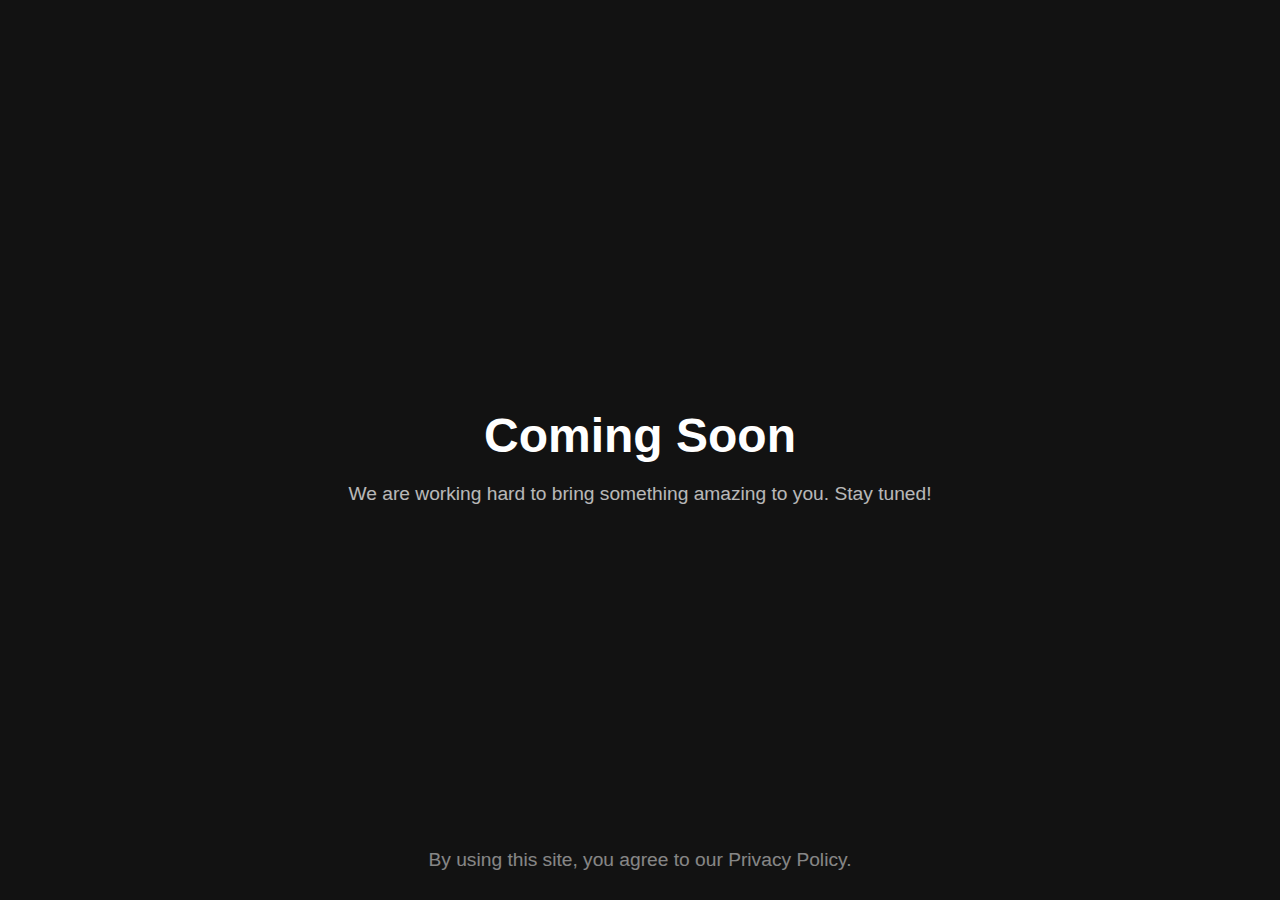
<file: index.html>
<!DOCTYPE html>
<html lang="en">
<head>
    <meta charset="UTF-8">
    <meta name="viewport" content="width=device-width, initial-scale=1.0">
    <title>Coming Soon</title>
    <link rel="stylesheet" href="style.css">
</head>
<body>
    <div class="container">
        <h1>Coming Soon</h1>
        <p>We are working hard to bring something amazing to you. Stay tuned!</p>
    </div>
    <footer>
        <p>By using this site, you agree to our <a href="privacy.html" target="_blank">Privacy Policy</a>.</p>
    </footer>

    <!-- Analytics -->
    <script async src="https://www.googletagmanager.com/gtag/js?id=G-S5X8VHBR8F"></script>
    <script>
      window.dataLayer = window.dataLayer || [];
      function gtag(){dataLayer.push(arguments);}
      gtag('js', new Date());
      gtag('config', 'G-S5X8VHBR8F');
    </script>
</body>
</html>
</file>
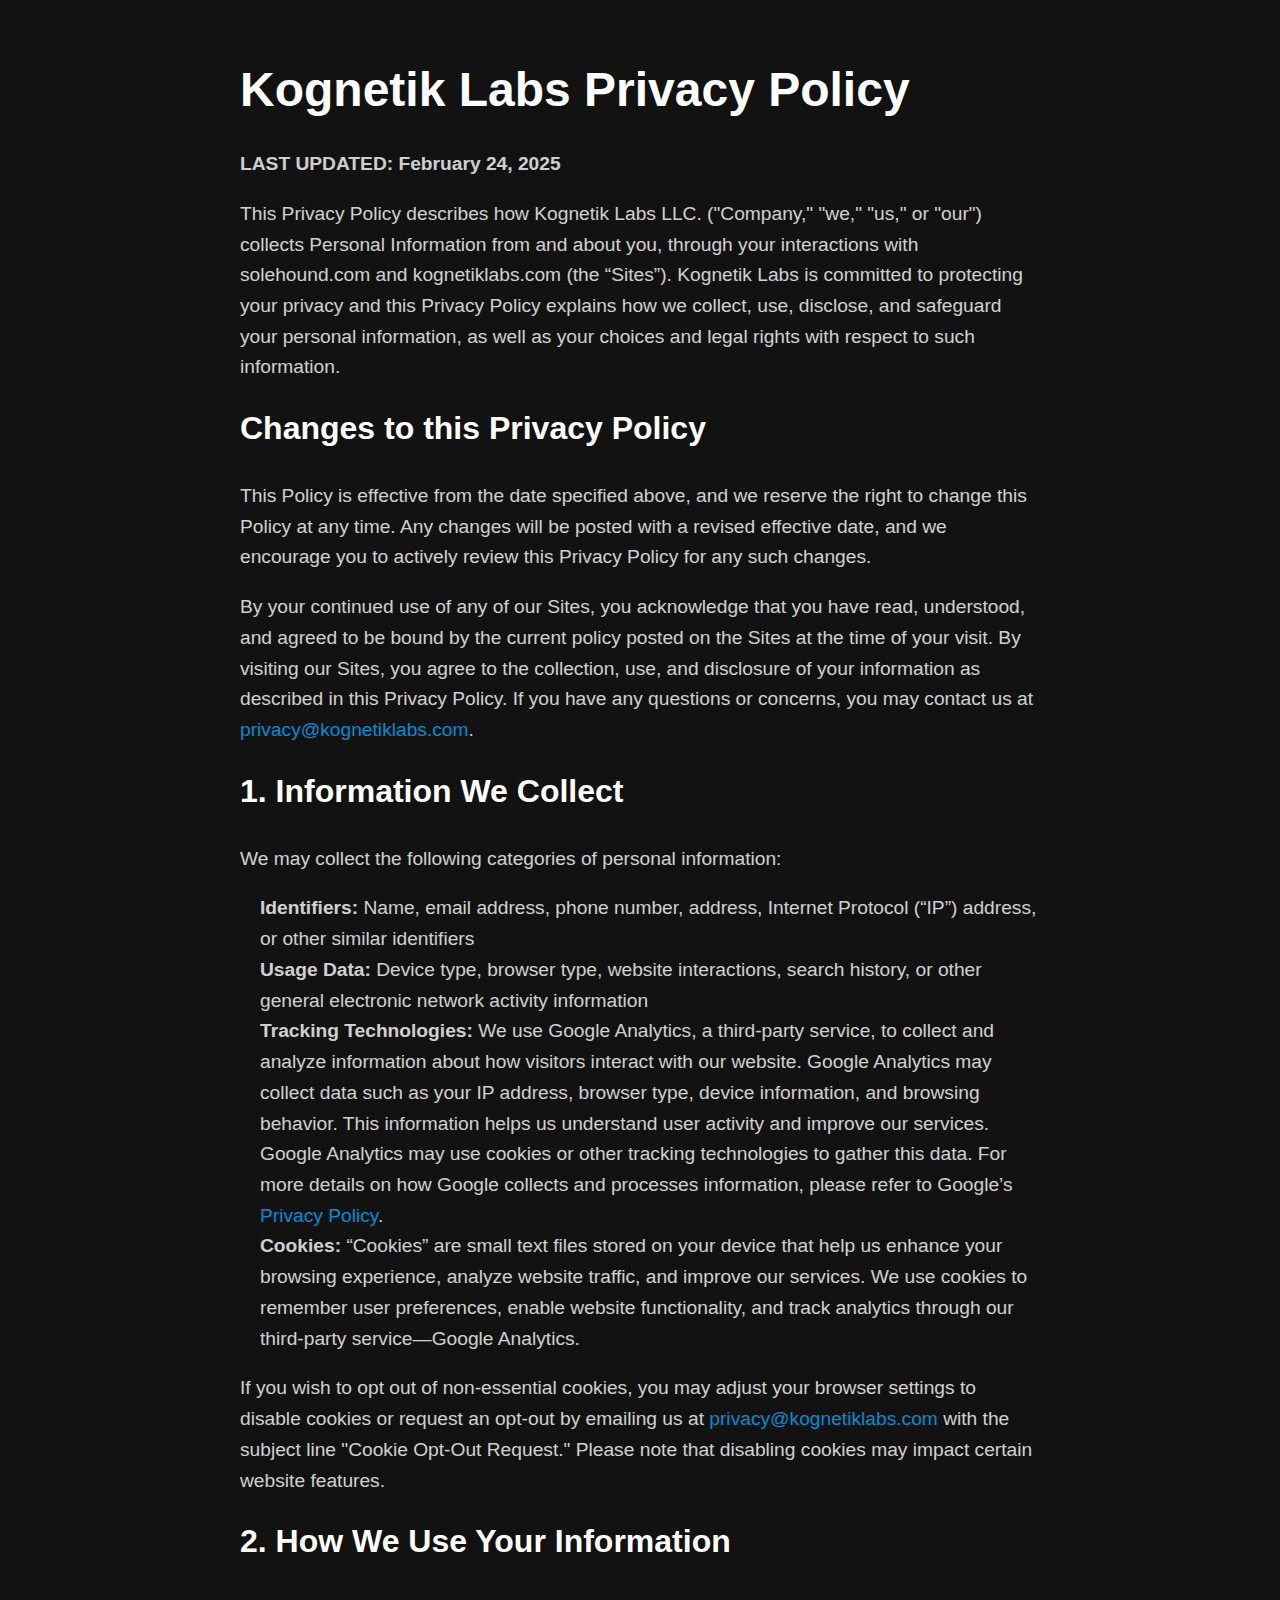
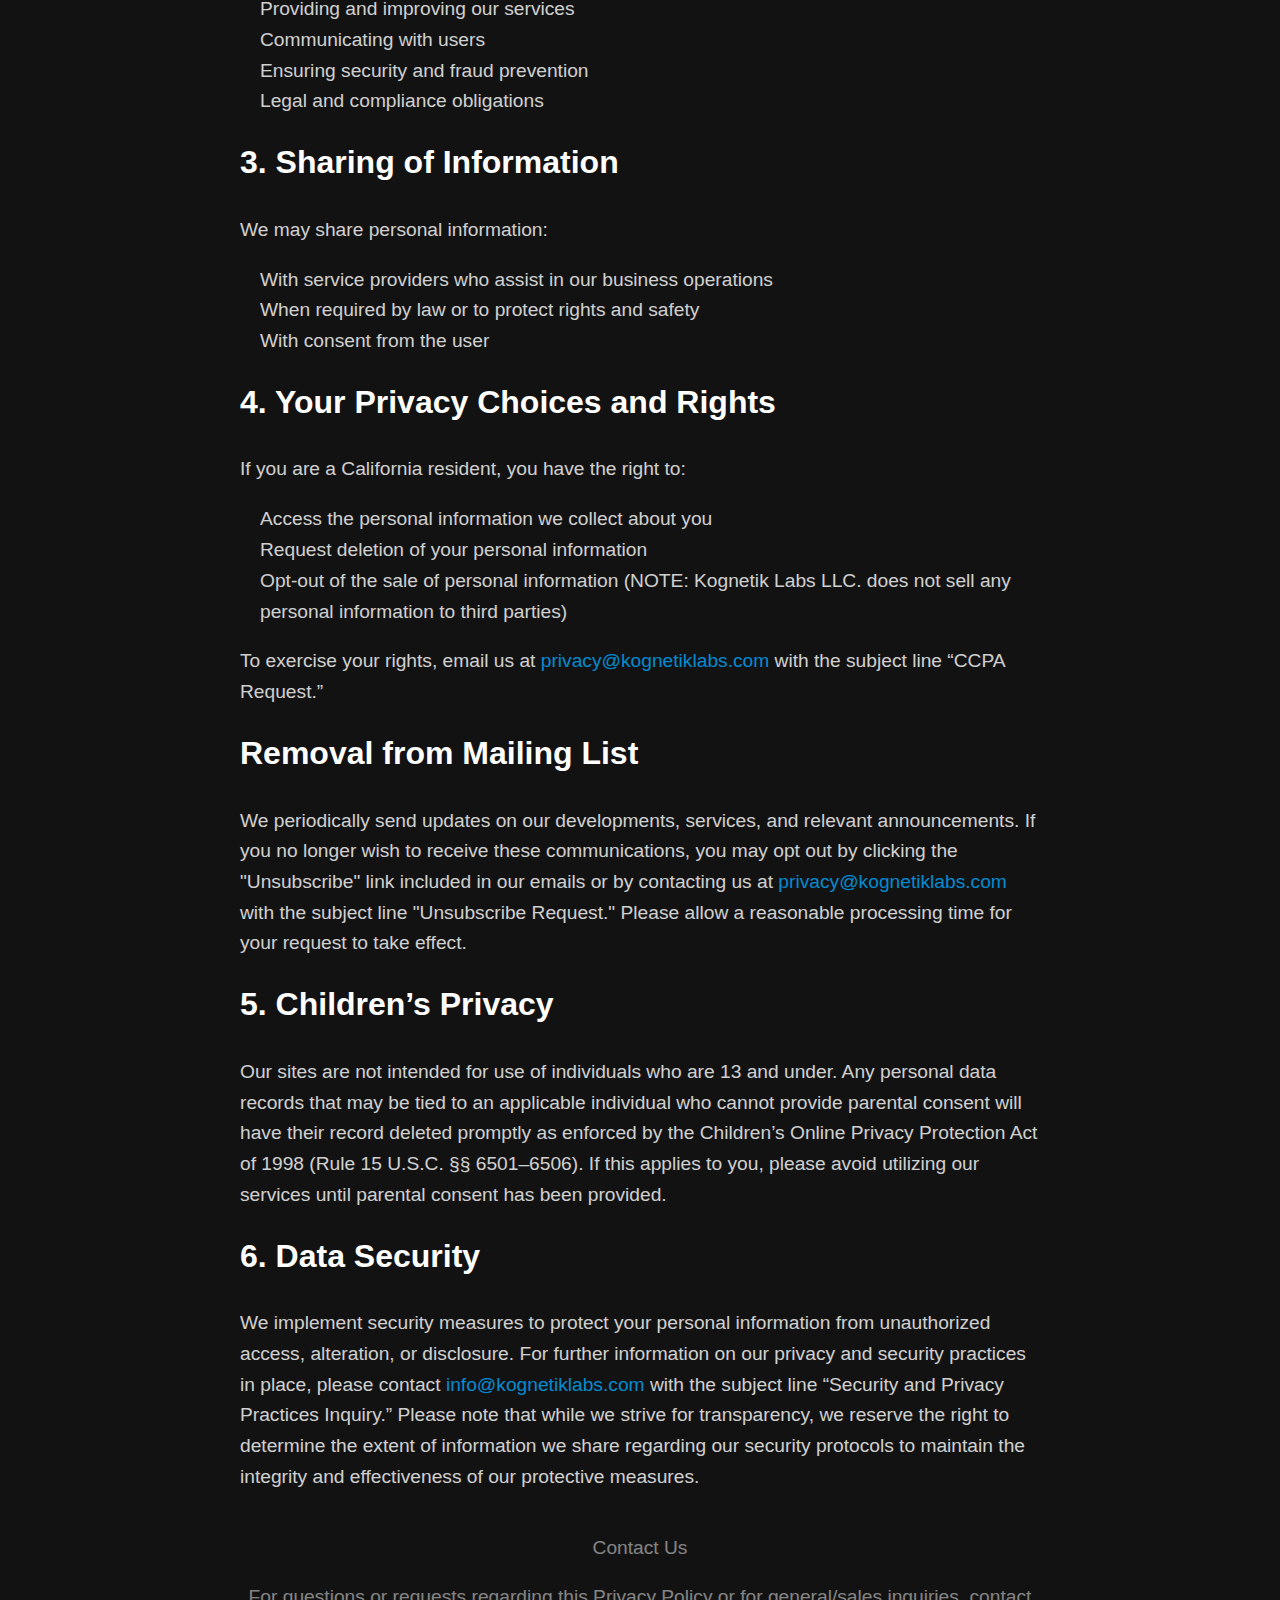
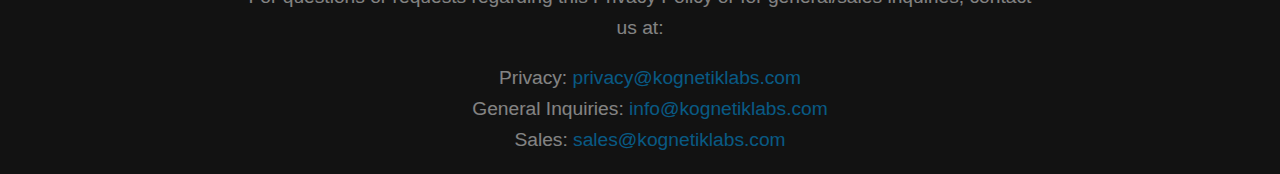
<file: privacy.html>
<!DOCTYPE html>
<html lang="en">
<head>
    <meta charset="UTF-8">
    <meta name="viewport" content="width=device-width, initial-scale=1.0">
    <title>Kognetik Labs Privacy Policy</title>
    <style>
        body {
            margin: 0;
            padding: 0;
            display: flex;
            justify-content: center;
            align-items: flex-start;
            height: 100vh;
            background-color: #121212;
            color: #ffffff;
            font-family: Arial, sans-serif;
            text-align: left;
            line-height: 1.6;
            padding: 20px;
        }
        .container {
            max-width: 800px;
            width: 100%;
        }
        h1 {
            font-size: 3rem;
            margin-bottom: 20px;
        }
        h2 {
            font-size: 2rem;
            margin-top: 20px;
        }
        p,
        ul {
            font-size: 1.2rem;
            opacity: 0.8;
        }
        ul {
            margin-left: 20px;
            list-style-type: none;
            padding-left: 0;
        }
        a {
            color: #00aaff;
            text-decoration: none;
        }
        a:hover {
            text-decoration: underline;
        }
        footer {
            margin-top: 40px;
            text-align: center;
            font-size: 1rem;
            opacity: 0.6;
        }
        footer a {
            color: #00aaff;
        }
    </style>
</head>
<body>
    <div class="container">
        <h1>Kognetik Labs Privacy Policy</h1>
        <p><strong>LAST UPDATED: February 24, 2025</strong></p>
        <p>This Privacy Policy describes how Kognetik Labs LLC. ("Company," "we," "us," or "our") collects Personal Information from and about you, through your interactions with solehound.com and kognetiklabs.com (the “Sites”). Kognetik Labs is committed to protecting your privacy and this Privacy Policy explains how we collect, use, disclose, and safeguard your personal information, as well as your choices and legal rights with respect to such information.</p>
        <h2>Changes to this Privacy Policy</h2>
        <p>This Policy is effective from the date specified above, and we reserve the right to change this Policy at any time. Any changes will be posted with a revised effective date, and we encourage you to actively review this Privacy Policy for any such changes.</p>
        <p>By your continued use of any of our Sites, you acknowledge that you have read, understood, and agreed to be bound by the current policy posted on the Sites at the time of your visit. By visiting our Sites, you agree to the collection, use, and disclosure of your information as described in this Privacy Policy. If you have any questions or concerns, you may contact us at <a href="mailto:privacy@kognetiklabs.com">privacy@kognetiklabs.com</a>.</p>
        <h2>1. Information We Collect</h2>
        <p>We may collect the following categories of personal information:</p>
        <ul>
            <li><strong>Identifiers:</strong> Name, email address, phone number, address, Internet Protocol (“IP”) address, or other similar identifiers</li>
            <li><strong>Usage Data:</strong> Device type, browser type, website interactions, search history, or other general electronic network activity information</li>
            <li><strong>Tracking Technologies:</strong> We use Google Analytics, a third-party service, to collect and analyze information about how visitors interact with our website. Google Analytics may collect data such as your IP address, browser type, device information, and browsing behavior. This information helps us understand user activity and improve our services. Google Analytics may use cookies or other tracking technologies to gather this data. For more details on how Google collects and processes information, please refer to Google’s <a href="https://policies.google.com/privacy" target="_blank">Privacy Policy</a>.</li>
            <li><strong>Cookies:</strong> “Cookies” are small text files stored on your device that help us enhance your browsing experience, analyze website traffic, and improve our services. We use cookies to remember user preferences, enable website functionality, and track analytics through our third-party service—Google Analytics.</li>
        </ul>
        <p>If you wish to opt out of non-essential cookies, you may adjust your browser settings to disable cookies or request an opt-out by emailing us at <a href="mailto:privacy@kognetiklabs.com">privacy@kognetiklabs.com</a> with the subject line "Cookie Opt-Out Request." Please note that disabling cookies may impact certain website features.</p>
        <h2>2. How We Use Your Information</h2>
        <ul>
            <li>Providing and improving our services</li>
            <li>Communicating with users</li>
            <li>Ensuring security and fraud prevention</li>
            <li>Legal and compliance obligations</li>
        </ul>
        <h2>3. Sharing of Information</h2>
        <p>We may share personal information:</p>
        <ul>
            <li>With service providers who assist in our business operations</li>
            <li>When required by law or to protect rights and safety</li>
            <li>With consent from the user</li>
        </ul>
        <h2>4. Your Privacy Choices and Rights</h2>
        <p>If you are a California resident, you have the right to:</p>
        <ul>
            <li>Access the personal information we collect about you</li>
            <li>Request deletion of your personal information</li>
            <li>Opt-out of the sale of personal information (NOTE: Kognetik Labs LLC. does not sell any personal information to third parties)</li>
        </ul>
        <p>To exercise your rights, email us at <a href="mailto:privacy@kognetiklabs.com">privacy@kognetiklabs.com</a> with the subject line “CCPA Request.”</p>
        <h2>Removal from Mailing List</h2>
        <p>We periodically send updates on our developments, services, and relevant announcements. If you no longer wish to receive these communications, you may opt out by clicking the "Unsubscribe" link included in our emails or by contacting us at <a href="mailto:privacy@kognetiklabs.com">privacy@kognetiklabs.com</a> with the subject line "Unsubscribe Request." Please allow a reasonable processing time for your request to take effect.</p>
        <h2>5. Children’s Privacy</h2>
        <p>Our sites are not intended for use of individuals who are 13 and under. Any personal data records that may be tied to an applicable individual who cannot provide parental consent will have their record deleted promptly as enforced by the Children’s Online Privacy Protection Act of 1998 (Rule 15 U.S.C. §§ 6501–6506). If this applies to you, please avoid utilizing our services until parental consent has been provided.</p>
        <h2>6. Data Security</h2>
        <p>We implement security measures to protect your personal information from unauthorized access, alteration, or disclosure. For further information on our privacy and security practices in place, please contact <a href="mailto:info@kognetiklabs.com">info@kognetiklabs.com</a> with the subject line “Security and Privacy Practices Inquiry.” Please note that while we strive for transparency, we reserve the right to determine the extent of information we share regarding our security protocols to maintain the integrity and effectiveness of our protective measures.</p>
        <footer>
            <p>Contact Us</p>
            <p>For questions or requests regarding this Privacy Policy or for general/sales inquiries, contact us at:</p>
            <ul>
                <li>Privacy: <a href="mailto:privacy@kognetiklabs.com">privacy@kognetiklabs.com</a></li>
                <li>General Inquiries: <a href="mailto:info@kognetiklabs.com">info@kognetiklabs.com</a></li>
                <li>Sales: <a href="mailto:sales@kognetiklabs.com">sales@kognetiklabs.com</a></li>
            </ul>
        </footer>
    </div>
</body>
</html>
</file>
<file: style.css>
body {
    margin: 0;
    padding: 0;
    display: flex;
    justify-content: center;
    align-items: center;
    height: 100vh;
    background-color: #121212;
    color: #ffffff;
    font-family: Arial, sans-serif;
    text-align: center;
    flex-direction: column;
    position: relative;
}

.container {
    max-width: 600px;
}

h1 {
    font-size: 3rem;
    margin-bottom: 10px;
}

p {
    font-size: 1.2rem;
    opacity: 0.7;
}

footer {
    position: absolute;
    bottom: 10px;
    width: 100%;
    text-align: center;
    font-size: 0.9rem;
    opacity: 0.7;
}

footer a {
    color: #ffffff;
    text-decoration: none;
}

footer a:hover {
    text-decoration: underline;
}
</file>
